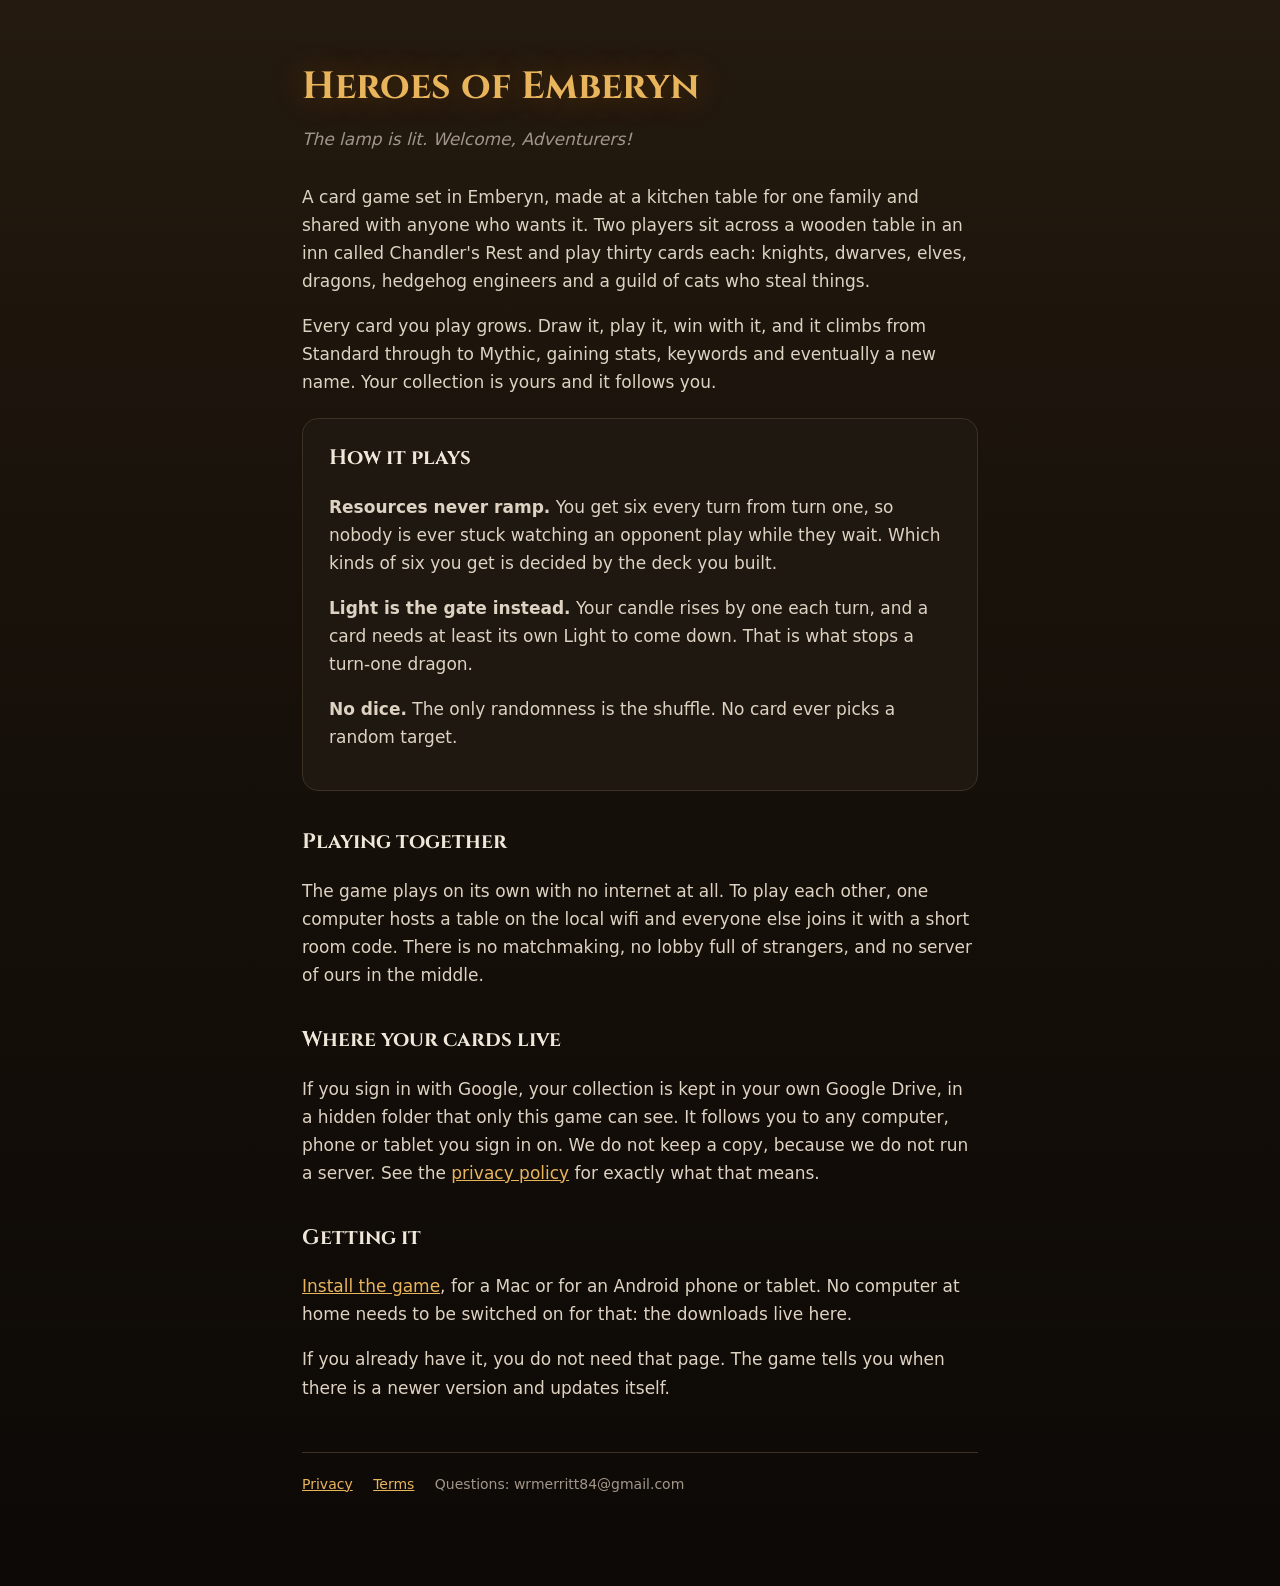
<file: index.html>
<!doctype html>
<html lang="en">
<head>
<meta charset="utf-8">
<title>Heroes of Emberyn</title>
<meta name="viewport" content="width=device-width, initial-scale=1">
<link href="https://fonts.googleapis.com/css2?family=Cinzel:wght@600;700&display=swap" rel="stylesheet">
<link rel="stylesheet" href="style.css">
</head>
<body>
<div class="wrap">
  <h1>Heroes of Emberyn</h1>
  <div class="sub">The lamp is lit. Welcome, Adventurers!</div>

  <p>A card game set in Emberyn, made at a kitchen table for one family and
  shared with anyone who wants it. Two players sit across a wooden table in an
  inn called Chandler's Rest and play thirty cards each: knights, dwarves,
  elves, dragons, hedgehog engineers and a guild of cats who steal things.</p>

  <p>Every card you play grows. Draw it, play it, win with it, and it climbs
  from Standard through to Mythic, gaining stats, keywords and eventually a new
  name. Your collection is yours and it follows you.</p>

  <div class="card">
    <h2 style="margin-top:0">How it plays</h2>
    <p><b>Resources never ramp.</b> You get six every turn from turn one, so
    nobody is ever stuck watching an opponent play while they wait. Which kinds
    of six you get is decided by the deck you built.</p>
    <p><b>Light is the gate instead.</b> Your candle rises by one each turn, and
    a card needs at least its own Light to come down. That is what stops a
    turn-one dragon.</p>
    <p><b>No dice.</b> The only randomness is the shuffle. No card ever picks a
    random target.</p>
  </div>

  <h2>Playing together</h2>
  <p>The game plays on its own with no internet at all. To play each other, one
  computer hosts a table on the local wifi and everyone else joins it with a
  short room code. There is no matchmaking, no lobby full of strangers, and no
  server of ours in the middle.</p>

  <h2>Where your cards live</h2>
  <p>If you sign in with Google, your collection is kept in your own Google
  Drive, in a hidden folder that only this game can see. It follows you to any
  computer, phone or tablet you sign in on. We do not keep a copy, because we do
  not run a server. See the <a href="privacy.html">privacy policy</a> for exactly
  what that means.</p>

  <h2 id="get">Getting it</h2>
  <p><a href="download.html">Install the game</a>, for a Mac or for an Android
  phone or tablet. No computer at home needs to be switched on for that: the
  downloads live here.</p>
  <p>If you already have it, you do not need that page. The game tells you when
  there is a newer version and updates itself.</p>

  <footer>
    <a href="privacy.html">Privacy</a>
    <a href="terms.html">Terms</a>
    <span>Questions: wrmerritt84@gmail.com</span>
  </footer>
</div>
</body>
</html>
</file>
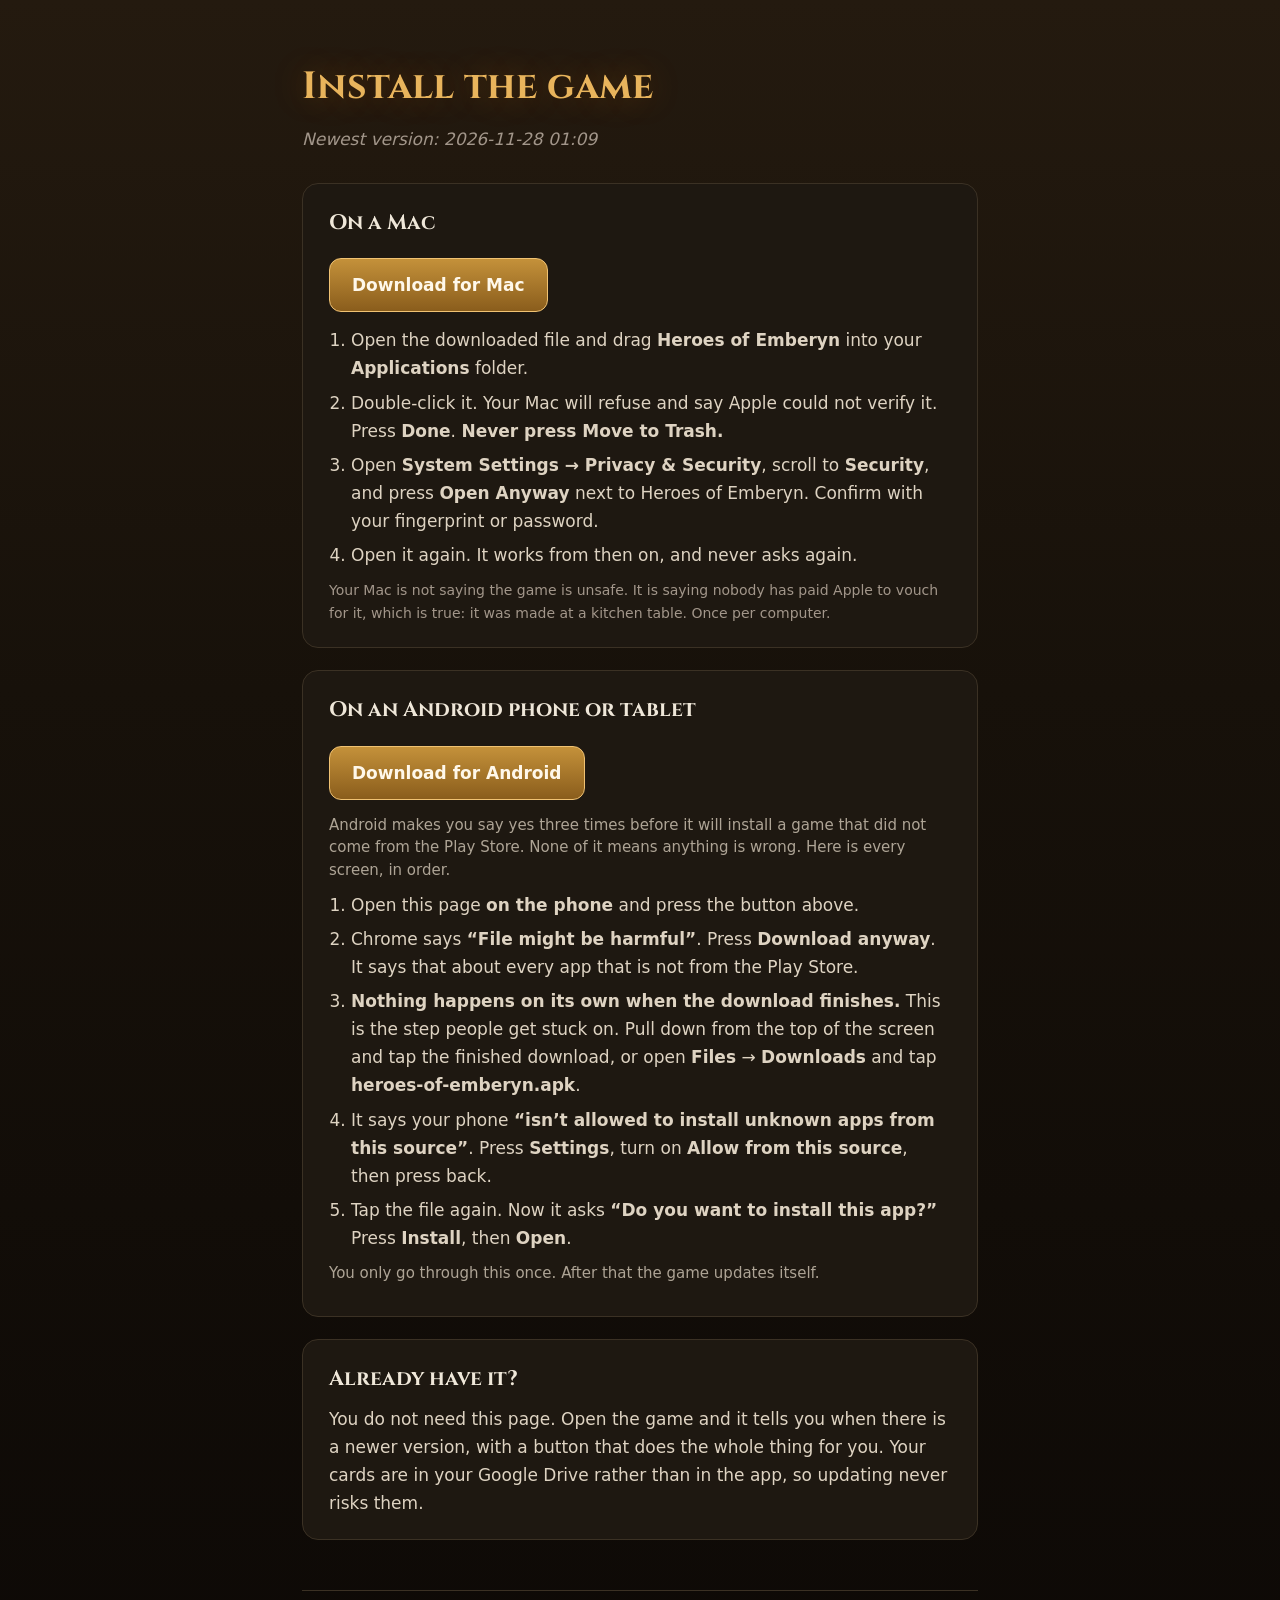
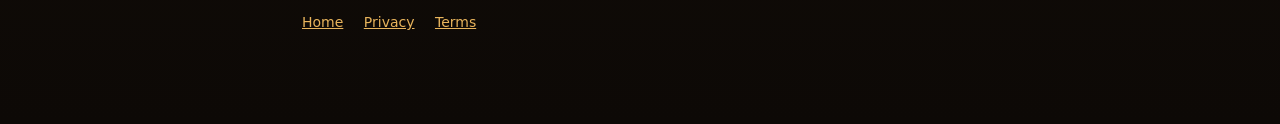
<file: download.html>
<!doctype html>
<html lang="en">
<head>
<meta charset="utf-8">
<title>Install Heroes of Emberyn</title>
<meta name="viewport" content="width=device-width, initial-scale=1">
<link href="https://fonts.googleapis.com/css2?family=Cinzel:wght@600;700&display=swap" rel="stylesheet">
<link rel="stylesheet" href="style.css">
<style>
  .get { display:inline-block; margin:10px 0 4px; padding:12px 22px; border-radius:12px; font-weight:600;
         text-decoration:none; color:#fff8ea; background:linear-gradient(#c4913a,#8a5d1c); border:1px solid #f0c273; }
  .size { color:var(--dim); font-size:13px; margin-left:10px; }
  ol { margin:10px 0 0; padding-left:22px; }
  li { margin:6px 0; }
  .note{opacity:.75;font-size:15px;line-height:1.5;margin:10px 0}
</style>
</head>
<body>
<div class="wrap">
  <h1>Install the game</h1>
  <div class="sub" id="built">Finding the newest version...</div>

  <div class="card">
    <h2 style="margin-top:0">On a Mac</h2>
    <a class="get" id="mac" href="#">Download for Mac</a>
    <ol>
      <li>Open the downloaded file and drag <b>Heroes of Emberyn</b> into your <b>Applications</b> folder.</li>
      <li>Double-click it. Your Mac will refuse and say Apple could not verify it. Press <b>Done</b>.
        <b>Never press Move to Trash.</b></li>
      <li>Open <b>System Settings &rarr; Privacy &amp; Security</b>, scroll to <b>Security</b>, and press
        <b>Open Anyway</b> next to Heroes of Emberyn. Confirm with your fingerprint or password.</li>
      <li>Open it again. It works from then on, and never asks again.</li>
    </ol>
    <div class="date" style="margin-top:10px">Your Mac is not saying the game is unsafe. It is saying nobody
      has paid Apple to vouch for it, which is true: it was made at a kitchen table. Once per computer.</div>
  </div>

  <div class="card">
    <h2 style="margin-top:0">On an Android phone or tablet</h2>
    <a class="get" id="apk" href="#">Download for Android</a>
    <p class="note">Android makes you say yes three times before it will install a game that did not
      come from the Play Store. None of it means anything is wrong. Here is every screen, in order.</p>
    <ol>
      <li>Open this page <b>on the phone</b> and press the button above.</li>
      <li>Chrome says <b>&ldquo;File might be harmful&rdquo;</b>. Press <b>Download anyway</b>.
        It says that about every app that is not from the Play Store.</li>
      <li><b>Nothing happens on its own when the download finishes.</b> This is the step people get
        stuck on. Pull down from the top of the screen and tap the finished download, or open
        <b>Files</b> &rarr; <b>Downloads</b> and tap <b>heroes-of-emberyn.apk</b>.</li>
      <li>It says your phone <b>&ldquo;isn&rsquo;t allowed to install unknown apps from this source&rdquo;</b>.
        Press <b>Settings</b>, turn on <b>Allow from this source</b>, then press back.</li>
      <li>Tap the file again. Now it asks <b>&ldquo;Do you want to install this app?&rdquo;</b> Press
        <b>Install</b>, then <b>Open</b>.</li>
    </ol>
    <p class="note">You only go through this once. After that the game updates itself.</p>
  </div>

  <div class="card">
    <h2 style="margin-top:0">Already have it?</h2>
    <p style="margin:0">You do not need this page. Open the game and it tells you when there is a newer
      version, with a button that does the whole thing for you. Your cards are in your Google Drive rather
      than in the app, so updating never risks them.</p>
  </div>

  <footer>
    <a href="index.html">Home</a>
    <a href="privacy.html">Privacy</a>
    <a href="terms.html">Terms</a>
  </footer>
</div>
<script>
  // Point at whatever the newest published release is, so this page never goes
  // stale and nobody has to edit it when a version ships.
  fetch('version.json?t=' + Date.now()).then(r => r.json()).then(v => {
    // The apps' own addresses, not "the newest release": a release that only
    // changed the game carries no apps, and the apps stay wherever they were
    // last uploaded (publish.sh, 2026-11-27).
    const tag = (v.url || '').split('/').pop();
    const base = 'https://github.com/wrmerritt84/heroes-of-emberyn/releases/download/' + tag + '/';
    document.getElementById('mac').href = v.mac || base + 'heroes-of-emberyn-mac.zip';
    document.getElementById('apk').href = v.apk || base + 'heroes-of-emberyn.apk';
    document.getElementById('built').textContent = 'Newest version: ' + v.built;
  }).catch(() => {
    document.getElementById('built').innerHTML =
      'Could not reach the version list. <a href="https://github.com/wrmerritt84/heroes-of-emberyn/releases/latest">Browse the releases</a> instead.';
  });
</script>
</body>
</html>
</file>
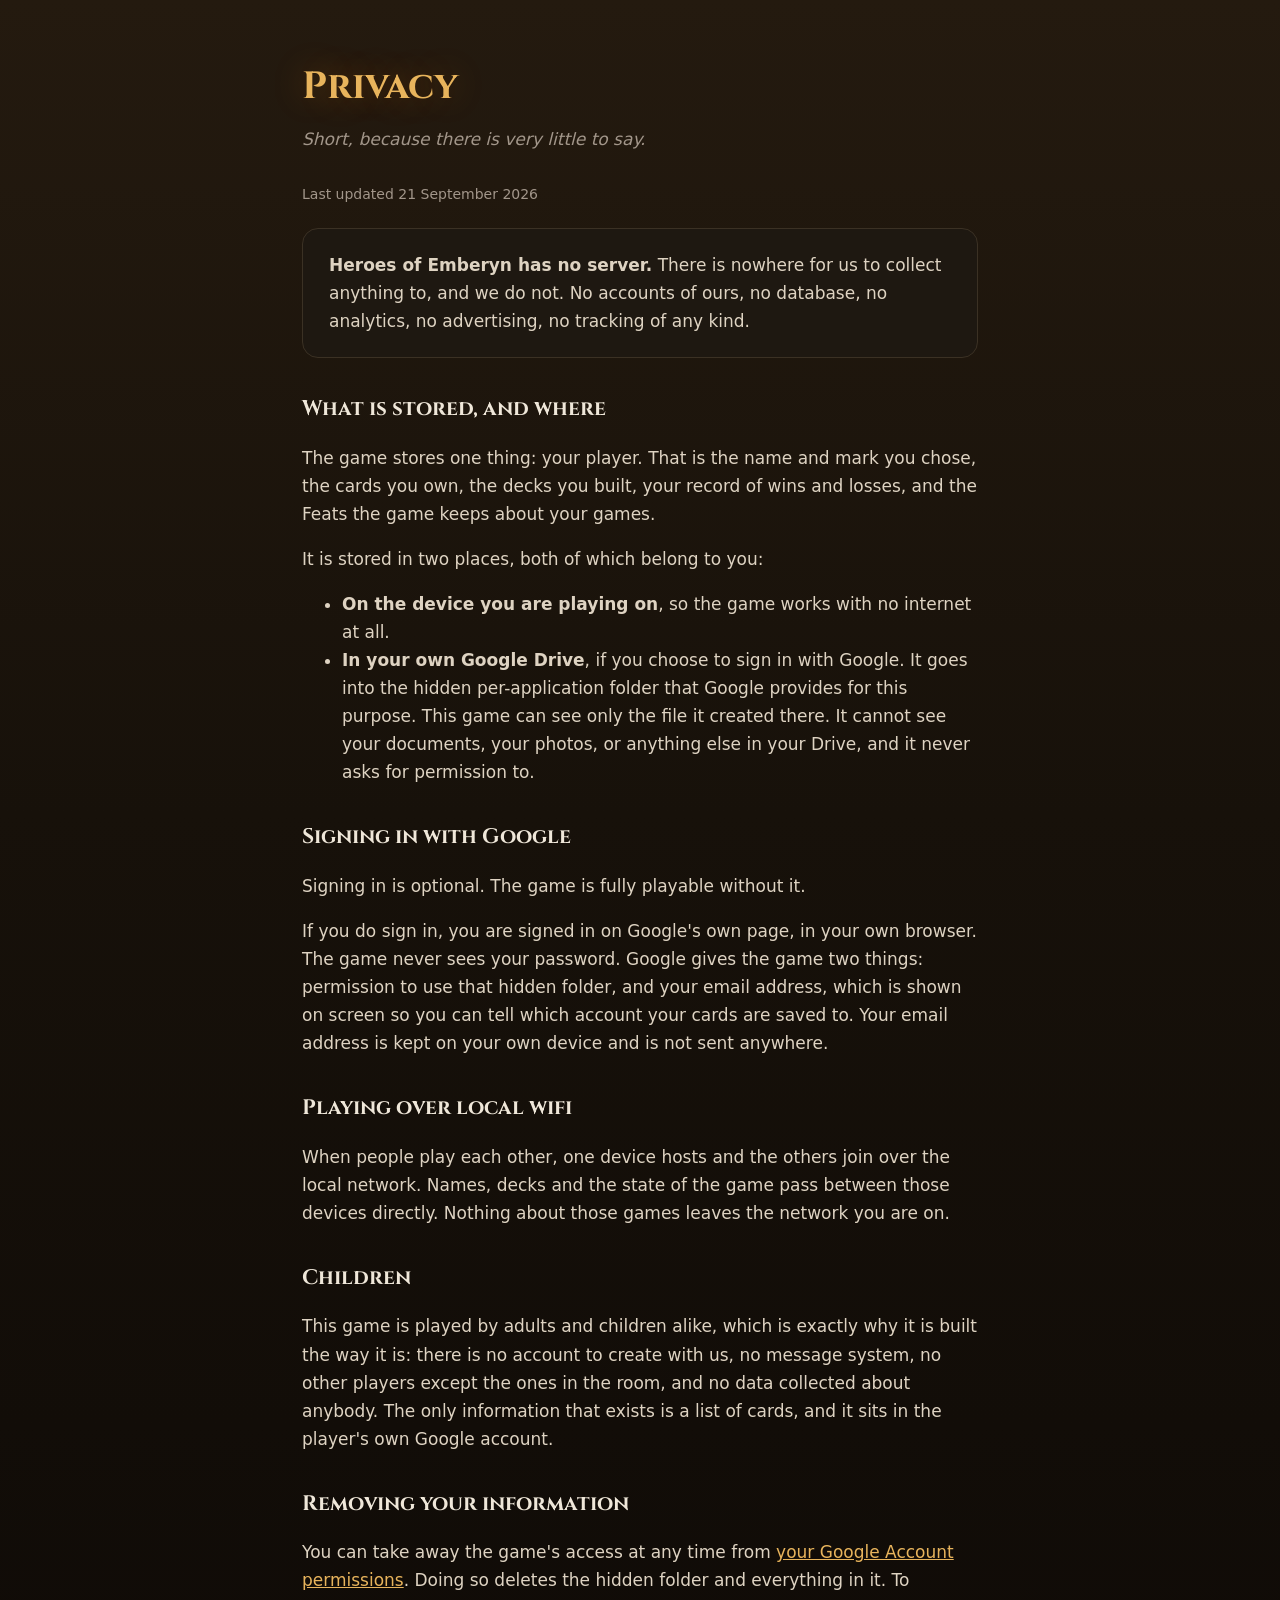
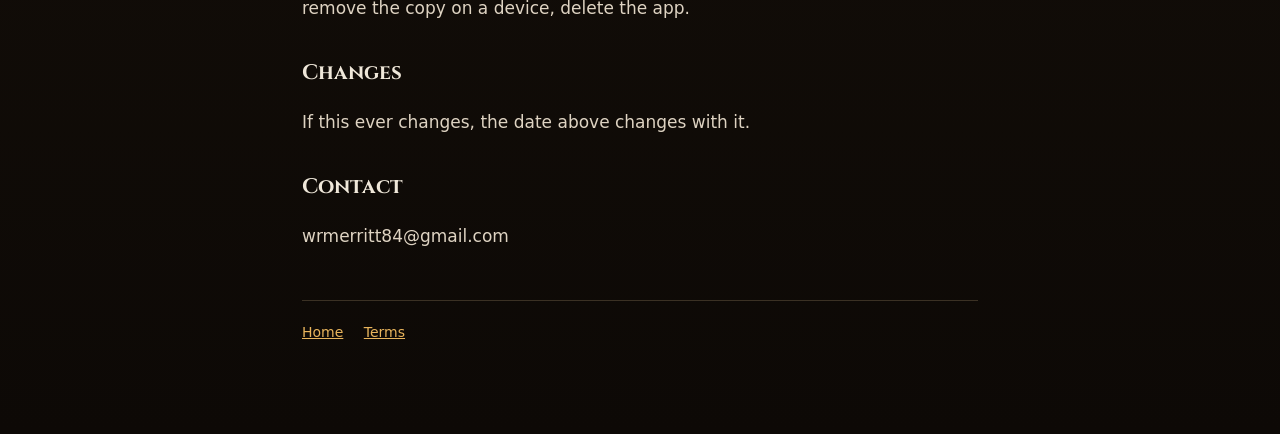
<file: privacy.html>
<!doctype html>
<html lang="en">
<head>
<meta charset="utf-8">
<title>Privacy · Heroes of Emberyn</title>
<meta name="viewport" content="width=device-width, initial-scale=1">
<link href="https://fonts.googleapis.com/css2?family=Cinzel:wght@600;700&display=swap" rel="stylesheet">
<link rel="stylesheet" href="style.css">
</head>
<body>
<div class="wrap">
  <h1>Privacy</h1>
  <div class="sub">Short, because there is very little to say.</div>
  <p class="date">Last updated 21 September 2026</p>

  <div class="card">
    <p style="margin:0"><b>Heroes of Emberyn has no server.</b> There is nowhere
    for us to collect anything to, and we do not. No accounts of ours, no
    database, no analytics, no advertising, no tracking of any kind.</p>
  </div>

  <h2>What is stored, and where</h2>
  <p>The game stores one thing: your player. That is the name and mark you chose,
  the cards you own, the decks you built, your record of wins and losses, and the
  Feats the game keeps about your games.</p>
  <p>It is stored in two places, both of which belong to you:</p>
  <ul>
    <li><b>On the device you are playing on</b>, so the game works with no
      internet at all.</li>
    <li><b>In your own Google Drive</b>, if you choose to sign in with Google. It
      goes into the hidden per-application folder that Google provides for this
      purpose. This game can see only the file it created there. It cannot see
      your documents, your photos, or anything else in your Drive, and it never
      asks for permission to.</li>
  </ul>

  <h2>Signing in with Google</h2>
  <p>Signing in is optional. The game is fully playable without it.</p>
  <p>If you do sign in, you are signed in on Google's own page, in your own
  browser. The game never sees your password. Google gives the game two things:
  permission to use that hidden folder, and your email address, which is shown on
  screen so you can tell which account your cards are saved to. Your email
  address is kept on your own device and is not sent anywhere.</p>

  <h2>Playing over local wifi</h2>
  <p>When people play each other, one device hosts and the others join over the
  local network. Names, decks and the state of the game pass between those
  devices directly. Nothing about those games leaves the network you are on.</p>

  <h2>Children</h2>
  <p>This game is played by adults and children alike, which is exactly why
  it is built the way it is: there is no account to create with us, no message
  system, no other players except the ones in the room, and no data collected
  about anybody. The only information that exists is a list of cards, and it sits
  in the player's own Google account.</p>

  <h2>Removing your information</h2>
  <p>You can take away the game's access at any time from
  <a href="https://myaccount.google.com/permissions">your Google Account
  permissions</a>. Doing so deletes the hidden folder and everything in it. To
  remove the copy on a device, delete the app.</p>

  <h2>Changes</h2>
  <p>If this ever changes, the date above changes with it.</p>

  <h2>Contact</h2>
  <p>wrmerritt84@gmail.com</p>

  <footer>
    <a href="index.html">Home</a>
    <a href="terms.html">Terms</a>
  </footer>
</div>
</body>
</html>
</file>
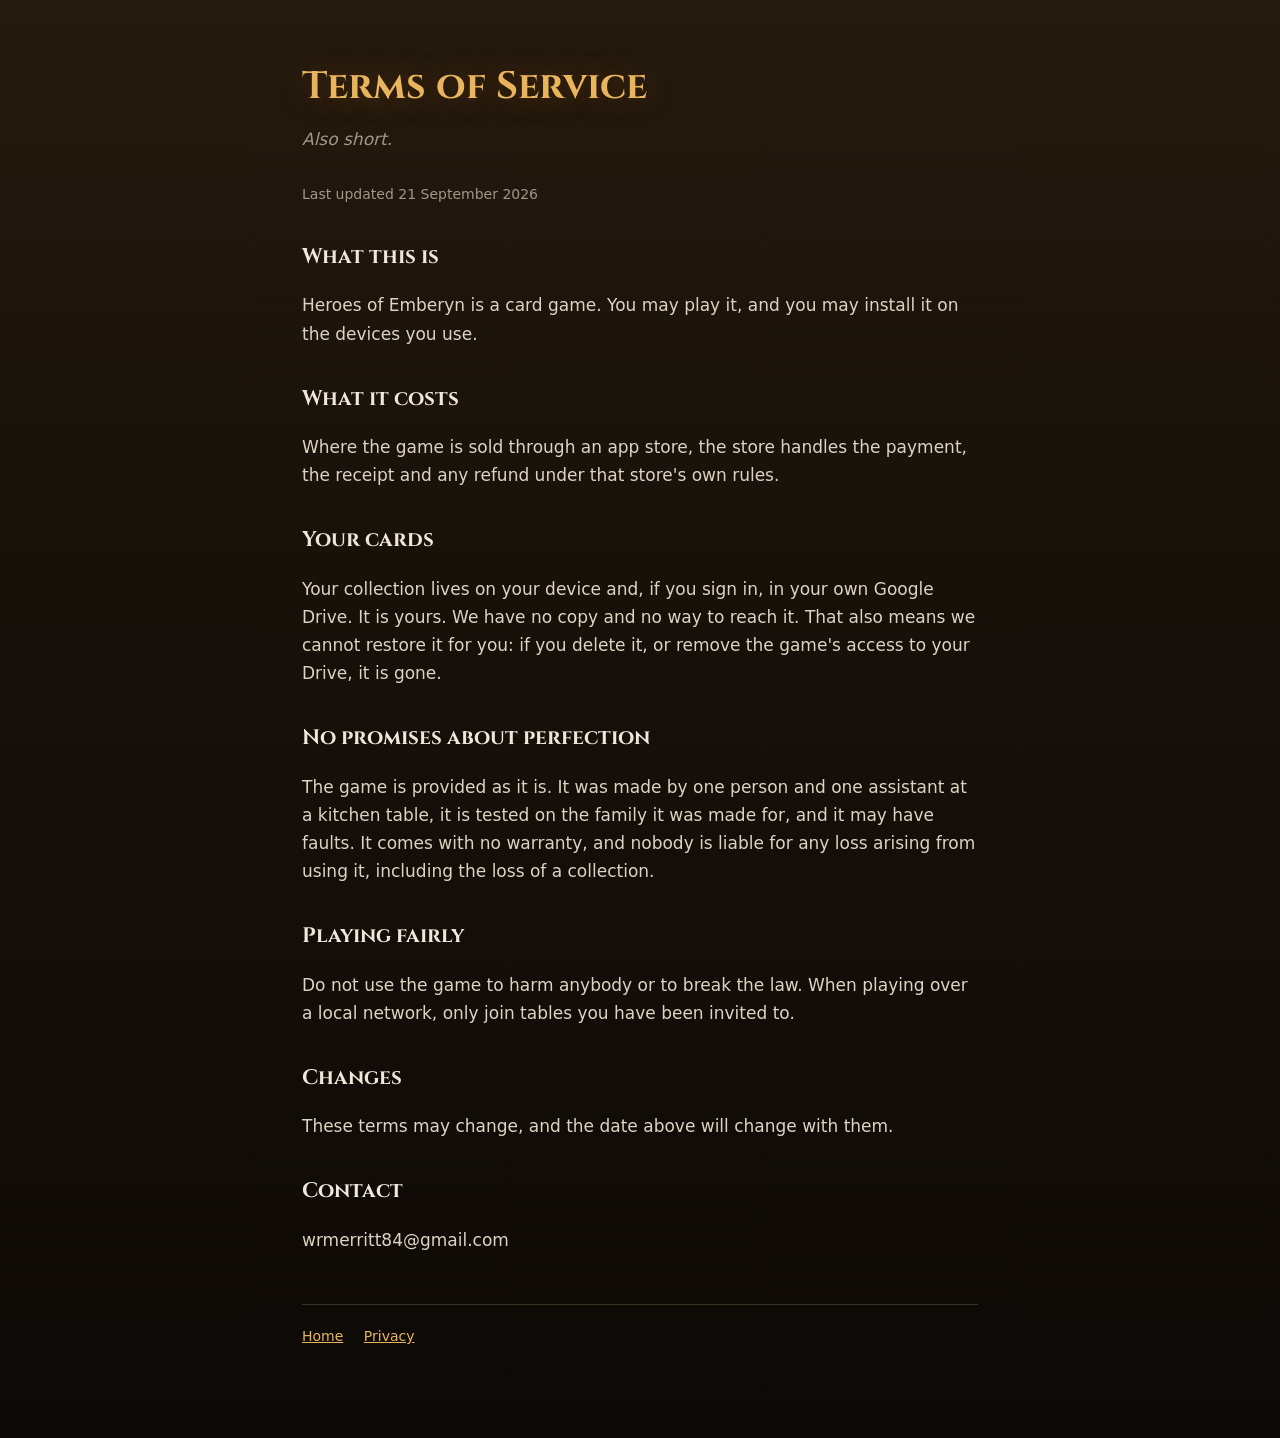
<file: terms.html>
<!doctype html>
<html lang="en">
<head>
<meta charset="utf-8">
<title>Terms · Heroes of Emberyn</title>
<meta name="viewport" content="width=device-width, initial-scale=1">
<link href="https://fonts.googleapis.com/css2?family=Cinzel:wght@600;700&display=swap" rel="stylesheet">
<link rel="stylesheet" href="style.css">
</head>
<body>
<div class="wrap">
  <h1>Terms of Service</h1>
  <div class="sub">Also short.</div>
  <p class="date">Last updated 21 September 2026</p>

  <h2>What this is</h2>
  <p>Heroes of Emberyn is a card game. You may play it, and you may install it on
  the devices you use.</p>

  <h2>What it costs</h2>
  <p>Where the game is sold through an app store, the store handles the payment,
  the receipt and any refund under that store's own rules.</p>

  <h2>Your cards</h2>
  <p>Your collection lives on your device and, if you sign in, in your own Google
  Drive. It is yours. We have no copy and no way to reach it. That also means we
  cannot restore it for you: if you delete it, or remove the game's access to
  your Drive, it is gone.</p>

  <h2>No promises about perfection</h2>
  <p>The game is provided as it is. It was made by one person and one assistant
  at a kitchen table, it is tested on the family it was made for, and it may have
  faults. It comes with no warranty, and nobody is liable for any loss arising
  from using it, including the loss of a collection.</p>

  <h2>Playing fairly</h2>
  <p>Do not use the game to harm anybody or to break the law. When playing over a
  local network, only join tables you have been invited to.</p>

  <h2>Changes</h2>
  <p>These terms may change, and the date above will change with them.</p>

  <h2>Contact</h2>
  <p>wrmerritt84@gmail.com</p>

  <footer>
    <a href="index.html">Home</a>
    <a href="privacy.html">Privacy</a>
  </footer>
</div>
</body>
</html>
</file>
<file: style.css>
/* The three pages Google requires before an app can be published, wearing the
   game's own clothes rather than a bare white template. */
:root { --gold:#e8b45c; --ink:#efe7d9; --dim:#a2968a; --panel:#1e1811; --line:#3b3124; }
* { box-sizing: border-box; }
body {
  margin: 0; color: var(--ink); min-height: 100vh;
  font: 17px/1.65 "Avenir Next", "Segoe UI", system-ui, sans-serif;
  background: linear-gradient(180deg, #241a0f 0%, #17110a 40%, #0d0906 100%);
}
.wrap { max-width: 720px; margin: 0 auto; padding: 56px 22px 90px; }
h1 { font-family: Cinzel, Georgia, serif; color: var(--gold); font-size: 38px; margin: 0 0 6px;
     text-shadow: 0 0 34px rgba(255,140,26,.3); }
h2 { font-family: Cinzel, Georgia, serif; font-size: 21px; margin: 34px 0 8px; }
.sub { color: var(--dim); font-style: italic; margin-bottom: 30px; }
p, li { color: #ded3c2; }
a { color: var(--gold); }
.card { background: var(--panel); border: 1px solid var(--line); border-radius: 16px; padding: 22px 26px; margin: 22px 0; }
.date { color: var(--dim); font-size: 14px; }
footer { margin-top: 50px; padding-top: 20px; border-top: 1px solid var(--line); color: var(--dim); font-size: 14px; }
footer a { margin-right: 16px; }
</file>
